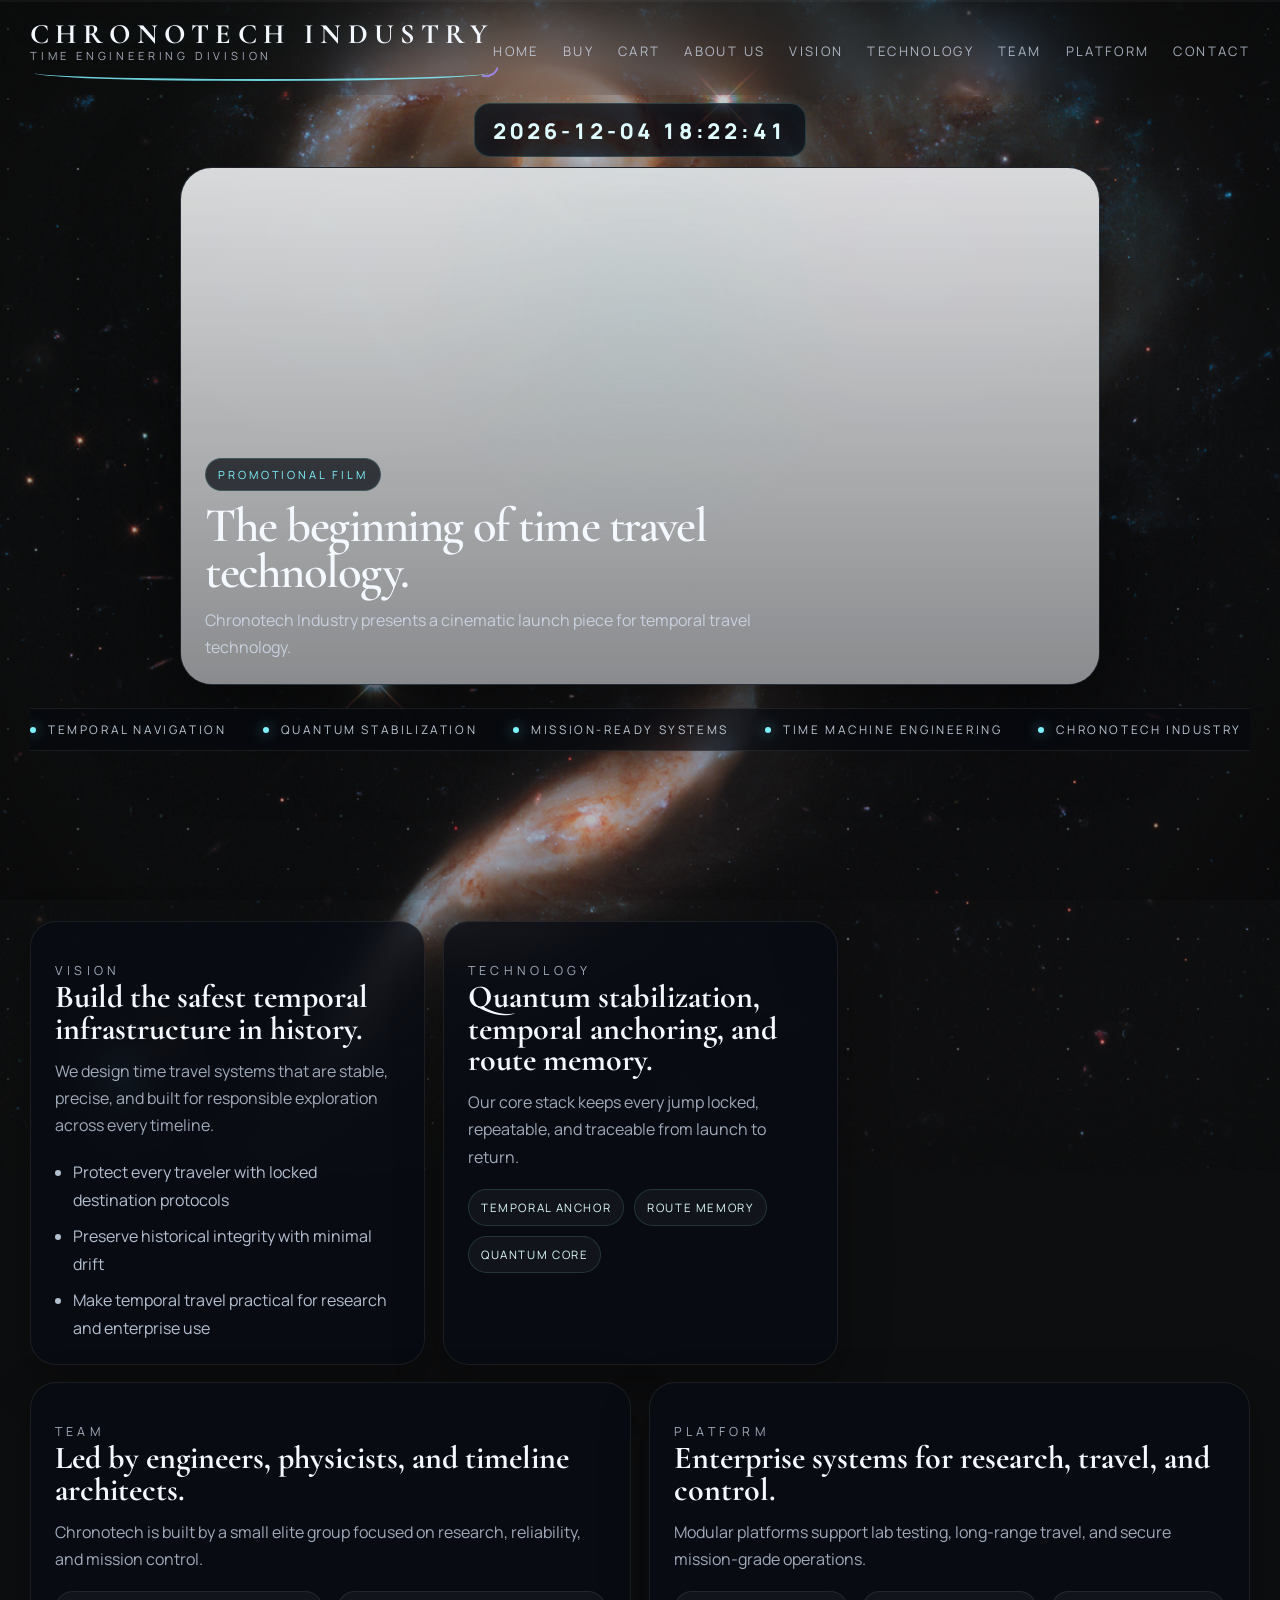
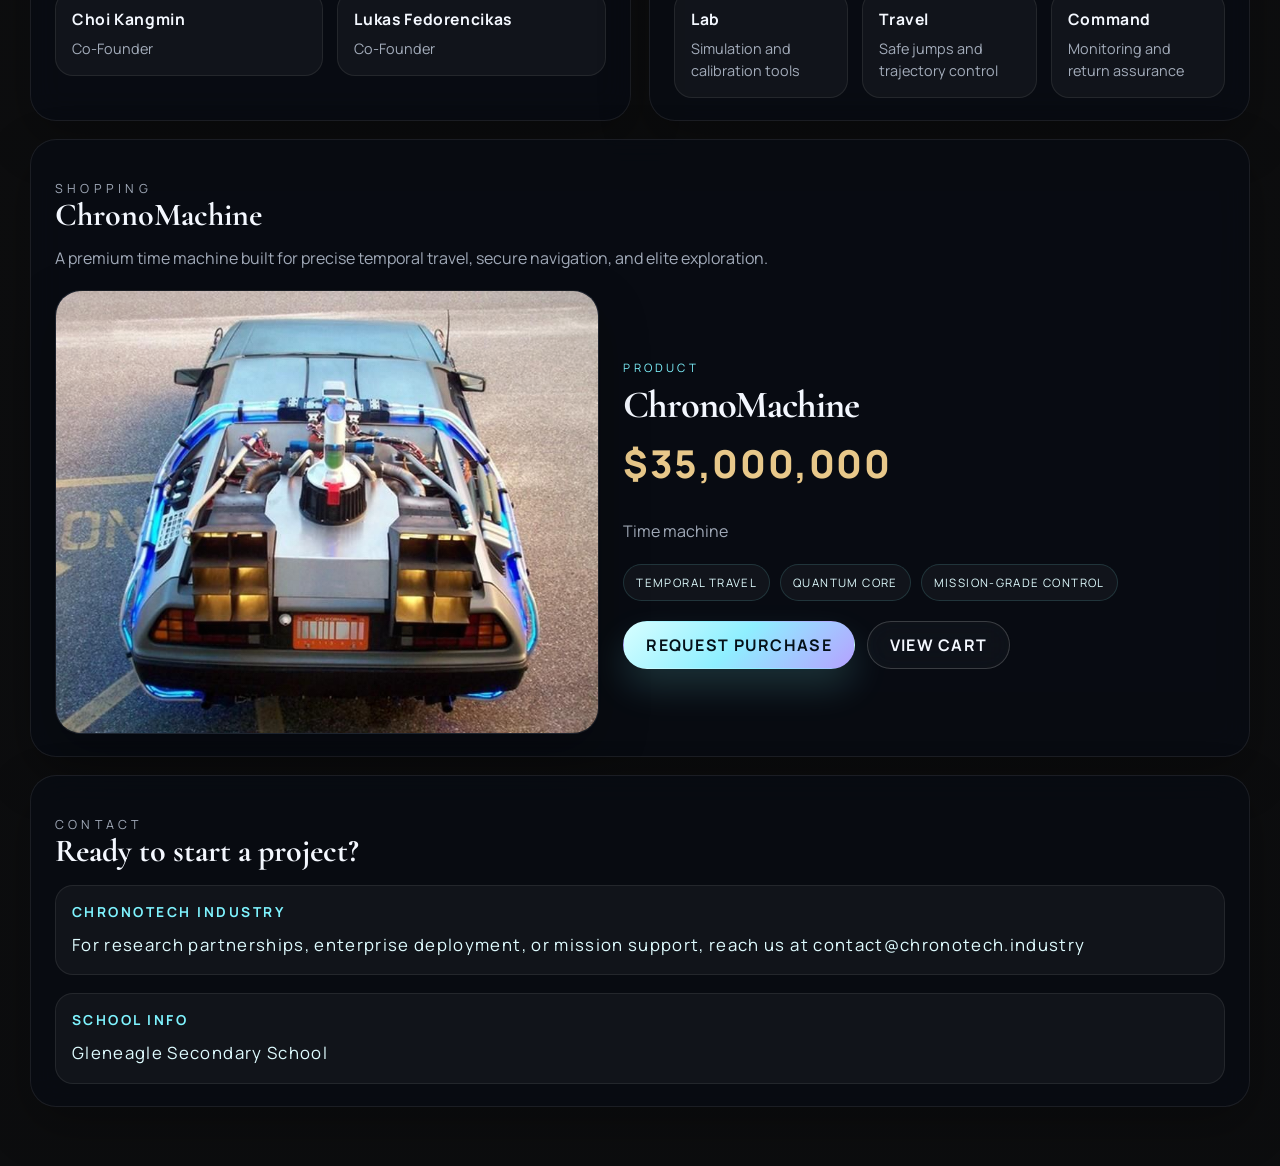
<file: index.html>
<!doctype html>
<html lang="en">
  <head>
    <meta charset="UTF-8" />
    <meta name="viewport" content="width=device-width, initial-scale=1.0" />
    <title>Chronotech Industry | Time Engineering for Tomorrow</title>
    <meta
      name="description"
      content="Chronotech Industry is a time machine company that designs, builds, and stabilizes temporal travel technology."
    />
    <link rel="preconnect" href="https://fonts.googleapis.com" />
    <link rel="preconnect" href="https://fonts.gstatic.com" crossorigin />
    <link
      href="https://fonts.googleapis.com/css2?family=Manrope:wght@400;500;600;700;800&family=Cormorant+Garamond:wght@500;600;700&display=swap"
      rel="stylesheet"
    />
    <link rel="stylesheet" href="styles.css" />
  </head>
  <body>
    <div class="noise"></div>
    <div class="ambient ambient-a"></div>
    <div class="ambient ambient-b"></div>
    <div class="space-field" aria-hidden="true"></div>
    <div class="interaction-layer" aria-hidden="true"></div>
    <div class="scroll-progress" aria-hidden="true"><span></span></div>
    <div class="warp-loader" aria-hidden="true">
      <div class="warp-flash"></div>
      <div class="warp-streaks"></div>
      <div class="warp-shockwave"></div>
      <div class="warp-core"></div>
      <div class="warp-ring warp-ring-a"></div>
      <div class="warp-ring warp-ring-b"></div>
      <div class="warp-ring warp-ring-c"></div>
      <div class="warp-debris warp-debris-a"></div>
      <div class="warp-debris warp-debris-b"></div>
      <div class="warp-debris warp-debris-c"></div>
      <div class="warp-title">TIME JUMP INITIATED</div>
    </div>

    <header class="site-header" id="top">
      <a class="brand" href="#top" aria-label="Back to Chronotech Industry home">
        <span class="brand-wordmark">
          <strong>CHRONOTECH INDUSTRY</strong>
          <small>TIME ENGINEERING DIVISION</small>
        </span>
      </a>
      <nav class="nav" aria-label="Primary">
        <a href="index.html">Home</a>
        <a href="buy.html">Buy</a>
        <a href="cart.html">Cart</a>
        <a href="about.html">About Us</a>
        <a href="#vision">Vision</a>
        <a href="#technology">Technology</a>
        <a href="#team">Team</a>
        <a href="#platform">Platform</a>
        <a href="#contact">Contact</a>
      </nav>
    </header>

    <main class="center-stage" aria-label="Featured video">
      <div class="timestamp-display reveal-on-load" id="digitalTimestamp" aria-label="Current date and time">
        ---- -- -- --:--:--
      </div>

      <div class="video-card reveal-on-load">
        <iframe
          class="video-embed"
          src="https://www.youtube-nocookie.com/embed/ar5KT-xy08M?autoplay=1&mute=1&controls=0&loop=1&playlist=ar5KT-xy08M&rel=0&modestbranding=1&playsinline=1"
          title="Chronotech Industry promotional film"
          allow="autoplay; encrypted-media; picture-in-picture"
          allowfullscreen
          aria-label="Time travel cinematic video"
        ></iframe>

        <div class="video-card-copy">
          <span class="video-card-label">PROMOTIONAL FILM</span>
          <h1>The beginning of time travel technology.</h1>
          <p>Chronotech Industry presents a cinematic launch piece for temporal travel technology.</p>
        </div>
      </div>

      <div class="motion-band" aria-hidden="true">
        <div class="motion-band-track">
          <span>Temporal navigation</span>
          <span>Quantum stabilization</span>
          <span>Mission-ready systems</span>
          <span>Time machine engineering</span>
          <span>Chronotech Industry</span>
          <span>Temporal navigation</span>
          <span>Quantum stabilization</span>
          <span>Mission-ready systems</span>
          <span>Time machine engineering</span>
          <span>Chronotech Industry</span>
        </div>
      </div>
    </main>

    <section class="info-grid" id="vision">
      <article class="info-card reveal-card">
        <p class="eyebrow">VISION</p>
        <h2>Build the safest temporal infrastructure in history.</h2>
        <p>We design time travel systems that are stable, precise, and built for responsible exploration across every timeline.</p>
        <ul class="info-list">
          <li>Protect every traveler with locked destination protocols</li>
          <li>Preserve historical integrity with minimal drift</li>
          <li>Make temporal travel practical for research and enterprise use</li>
        </ul>
      </article>
      <article class="info-card reveal-card" id="technology">
        <p class="eyebrow">TECHNOLOGY</p>
        <h2>Quantum stabilization, temporal anchoring, and route memory.</h2>
        <p>Our core stack keeps every jump locked, repeatable, and traceable from launch to return.</p>
        <div class="metric-row">
          <span>Temporal Anchor</span>
          <span>Route Memory</span>
          <span>Quantum Core</span>
        </div>
      </article>
      <article class="info-card info-card-wide reveal-card" id="team">
        <p class="eyebrow">TEAM</p>
        <h2>Led by engineers, physicists, and timeline architects.</h2>
        <p>Chronotech is built by a small elite group focused on research, reliability, and mission control.</p>
        <div class="team-grid">
          <div class="team-card">
            <strong>Choi Kangmin</strong>
            <span>Co-Founder</span>
          </div>
          <div class="team-card">
            <strong>Lukas Fedorencikas</strong>
            <span>Co-Founder</span>
          </div>
        </div>
      </article>
      <article class="info-card info-card-wide reveal-card" id="platform">
        <p class="eyebrow">PLATFORM</p>
        <h2>Enterprise systems for research, travel, and control.</h2>
        <p>Modular platforms support lab testing, long-range travel, and secure mission-grade operations.</p>
        <div class="platform-bullets">
          <div>
            <strong>Lab</strong>
            <span>Simulation and calibration tools</span>
          </div>
          <div>
            <strong>Travel</strong>
            <span>Safe jumps and trajectory control</span>
          </div>
          <div>
            <strong>Command</strong>
            <span>Monitoring and return assurance</span>
          </div>
        </div>
      </article>
      <article class="info-card info-card-shop reveal-card" id="shopping">
        <p class="eyebrow">SHOPPING</p>
        <h2>ChronoMachine</h2>
        <p>A premium time machine built for precise temporal travel, secure navigation, and elite exploration.</p>
        <div class="shop-layout">
          <div class="shop-visual">
            <img src="delorean-time-machine.jpg" alt="DeLorean replica time machine">
          </div>
          <div class="shop-details">
            <div>
              <span class="shop-label">PRODUCT</span>
              <h3>ChronoMachine</h3>
            </div>
            <div class="shop-price">$35,000,000</div>
            <p class="shop-description">Time machine</p>
            <div class="shop-tags">
              <span>Temporal travel</span>
              <span>Quantum core</span>
              <span>Mission-grade control</span>
            </div>
            <div class="shop-actions">
              <a class="button button-primary" href="buy.html">Request Purchase</a>
              <a class="button button-secondary" href="cart.html">View Cart</a>
            </div>
          </div>
        </div>
      </article>
      <article class="info-card info-card-contact reveal-card" id="contact">
        <p class="eyebrow">CONTACT</p>
        <h2>Ready to start a project?</h2>
        <div class="contact-block">
          <strong>Chronotech Industry</strong>
          <p>For research partnerships, enterprise deployment, or mission support, reach us at contact@chronotech.industry</p>
        </div>
        <div class="contact-block">
          <strong>School Info</strong>
          <p>Gleneagle Secondary School</p>
        </div>
      </article>
    </section>

    <script>
      const digitalTimestamp = document.getElementById("digitalTimestamp");
      const spaceField = document.querySelector(".space-field");
      const interactionLayer = document.querySelector(".interaction-layer");
      const warpLoader = document.querySelector(".warp-loader");
      const progressBar = document.querySelector(".scroll-progress span");
      const revealTargets = document.querySelectorAll(".reveal-card, .reveal-on-load, .motion-band");
      let lastScrollY = window.scrollY;
      let targetPointerX = 0;
      let targetPointerY = 0;
      let currentPointerX = 0;
      let currentPointerY = 0;
      let ticking = false;
      let glitchActive = false;
      let glitchTicker = null;
      let clockTicker = null;

      function formatClock(now) {
        const date = new Intl.DateTimeFormat("en-CA", {
          year: "numeric",
          month: "2-digit",
          day: "2-digit",
        }).format(now);

        const time = new Intl.DateTimeFormat("en-US", {
          hour: "2-digit",
          minute: "2-digit",
          second: "2-digit",
          hour12: false,
        }).format(now);

        return `${date} ${time}`;
      }

      function createGlitchText(baseText) {
        const charset = "ABCDEFGHIJKLMNOPQRSTUVWXYZ0123456789@#$%&*+-";
        return baseText
          .split("")
          .map((character) => {
            if (character === " " || character === "-" || character === ":") {
              return Math.random() > 0.7 ? character : charset[Math.floor(Math.random() * charset.length)];
            }

            if (Math.random() < 0.22) {
              return charset[Math.floor(Math.random() * charset.length)];
            }

            return character;
          })
          .join("");
      }

      function updateClock() {
        const now = new Date();

        if (glitchActive) {
          const baseText = formatClock(now);
          digitalTimestamp.textContent = createGlitchText(baseText);
          return;
        }

        digitalTimestamp.textContent = formatClock(now);
      }

      updateClock();
      clockTicker = setInterval(updateClock, 1000);

      function startClockGlitch(durationMs = 1500) {
        glitchActive = true;
        digitalTimestamp.classList.add("clock-glitch");

        if (glitchTicker) {
          clearInterval(glitchTicker);
        }

        glitchTicker = setInterval(() => {
          updateClock();
        }, 45);

        window.setTimeout(() => {
          glitchActive = false;
          digitalTimestamp.classList.remove("clock-glitch");

          if (glitchTicker) {
            clearInterval(glitchTicker);
            glitchTicker = null;
          }

          updateClock();
        }, durationMs);
      }

      window.addEventListener("load", () => {
        document.body.classList.add("warp-active");
        startClockGlitch(1500);

        const debrisCount = 26;
        for (let i = 0; i < debrisCount; i += 1) {
          const debris = document.createElement("div");
          debris.className = "warp-spark";
          const angle = Math.random() * Math.PI * 2;
          const distance = 260 + Math.random() * 320;
          const size = 1 + Math.random() * 3;
          debris.style.left = "50%";
          debris.style.top = "50%";
          debris.style.setProperty("--dx", `${Math.cos(angle) * distance}px`);
          debris.style.setProperty("--dy", `${Math.sin(angle) * distance}px`);
          debris.style.setProperty("--size", `${size}px`);
          debris.style.animationDelay = `${Math.random() * 0.14}s`;
          warpLoader.appendChild(debris);
        }

        window.setTimeout(() => {
          document.body.classList.remove("warp-active");
          warpLoader.classList.add("warp-loader-exit");
        }, 1550);

        window.setTimeout(() => {
          warpLoader.remove();
        }, 2150);
      });

      const revealObserver = new IntersectionObserver(
        (entries) => {
          entries.forEach((entry) => {
            if (entry.isIntersecting) {
              entry.target.classList.add("is-visible");
              revealObserver.unobserve(entry.target);
            }
          });
        },
        { threshold: 0.18 }
      );

      revealTargets.forEach((target) => revealObserver.observe(target));

      function updateProgress() {
        const maxScroll = document.documentElement.scrollHeight - window.innerHeight;
        const progress = maxScroll > 0 ? window.scrollY / maxScroll : 0;
        progressBar.style.transform = `scaleX(${Math.min(Math.max(progress, 0), 1)})`;
      }

      updateProgress();
      window.addEventListener("scroll", updateProgress, { passive: true });

      function animateSpaceMotion() {
        currentPointerX += (targetPointerX - currentPointerX) * 0.06;
        currentPointerY += (targetPointerY - currentPointerY) * 0.06;

        const scrollDelta = window.scrollY - lastScrollY;
        lastScrollY = window.scrollY;
        const travel = Math.min(window.scrollY / Math.max(document.body.scrollHeight - window.innerHeight, 1), 1);

        document.documentElement.style.setProperty("--space-x", `${currentPointerX}`);
        document.documentElement.style.setProperty("--space-y", `${currentPointerY}`);
        document.documentElement.style.setProperty("--space-depth", `${1 + travel * 0.14}`);
        document.documentElement.style.setProperty("--space-scroll", `${travel}`);
        document.documentElement.style.setProperty("--space-tilt", `${currentPointerX * 0.015}deg`);

        if (spaceField) {
          spaceField.style.setProperty("--star-scroll", `${travel}`);
          spaceField.style.setProperty("--star-drift", `${scrollDelta * 0.08}px`);
        }

        ticking = false;
      }

      function requestSpaceMotion() {
        if (!ticking) {
          ticking = true;
          window.requestAnimationFrame(animateSpaceMotion);
        }
      }

      window.addEventListener(
        "pointermove",
        (event) => {
          targetPointerX = (event.clientX / window.innerWidth - 0.5) * 2;
          targetPointerY = (event.clientY / window.innerHeight - 0.5) * 2;
          document.documentElement.style.setProperty("--pointer-x", `${event.clientX}px`);
          document.documentElement.style.setProperty("--pointer-y", `${event.clientY}px`);
          requestSpaceMotion();
        },
        { passive: true }
      );

      window.addEventListener("scroll", requestSpaceMotion, { passive: true });
      requestSpaceMotion();

      function spawnClickEffect(x, y) {
        const wave = document.createElement("div");
        wave.className = "click-wave";
        wave.style.left = `${x}px`;
        wave.style.top = `${y}px`;
        interactionLayer.appendChild(wave);

        const particles = 18;
        for (let i = 0; i < particles; i += 1) {
          const particle = document.createElement("div");
          particle.className = "click-particle";
          const angle = (Math.PI * 2 * i) / particles;
          const distance = 48 + Math.random() * 92;
          const twist = (Math.random() - 0.5) * 0.55;
          particle.style.left = `${x}px`;
          particle.style.top = `${y}px`;
          particle.style.setProperty("--dx", `${Math.cos(angle + twist) * distance}px`);
          particle.style.setProperty("--dy", `${Math.sin(angle + twist) * distance}px`);
          interactionLayer.appendChild(particle);

          window.setTimeout(() => particle.remove(), 1250);
        }

        window.setTimeout(() => wave.remove(), 1250);
      }

      document.addEventListener("click", (event) => {
        spawnClickEffect(event.clientX, event.clientY);
      });
    </script>
  </body>
</html>
</file>
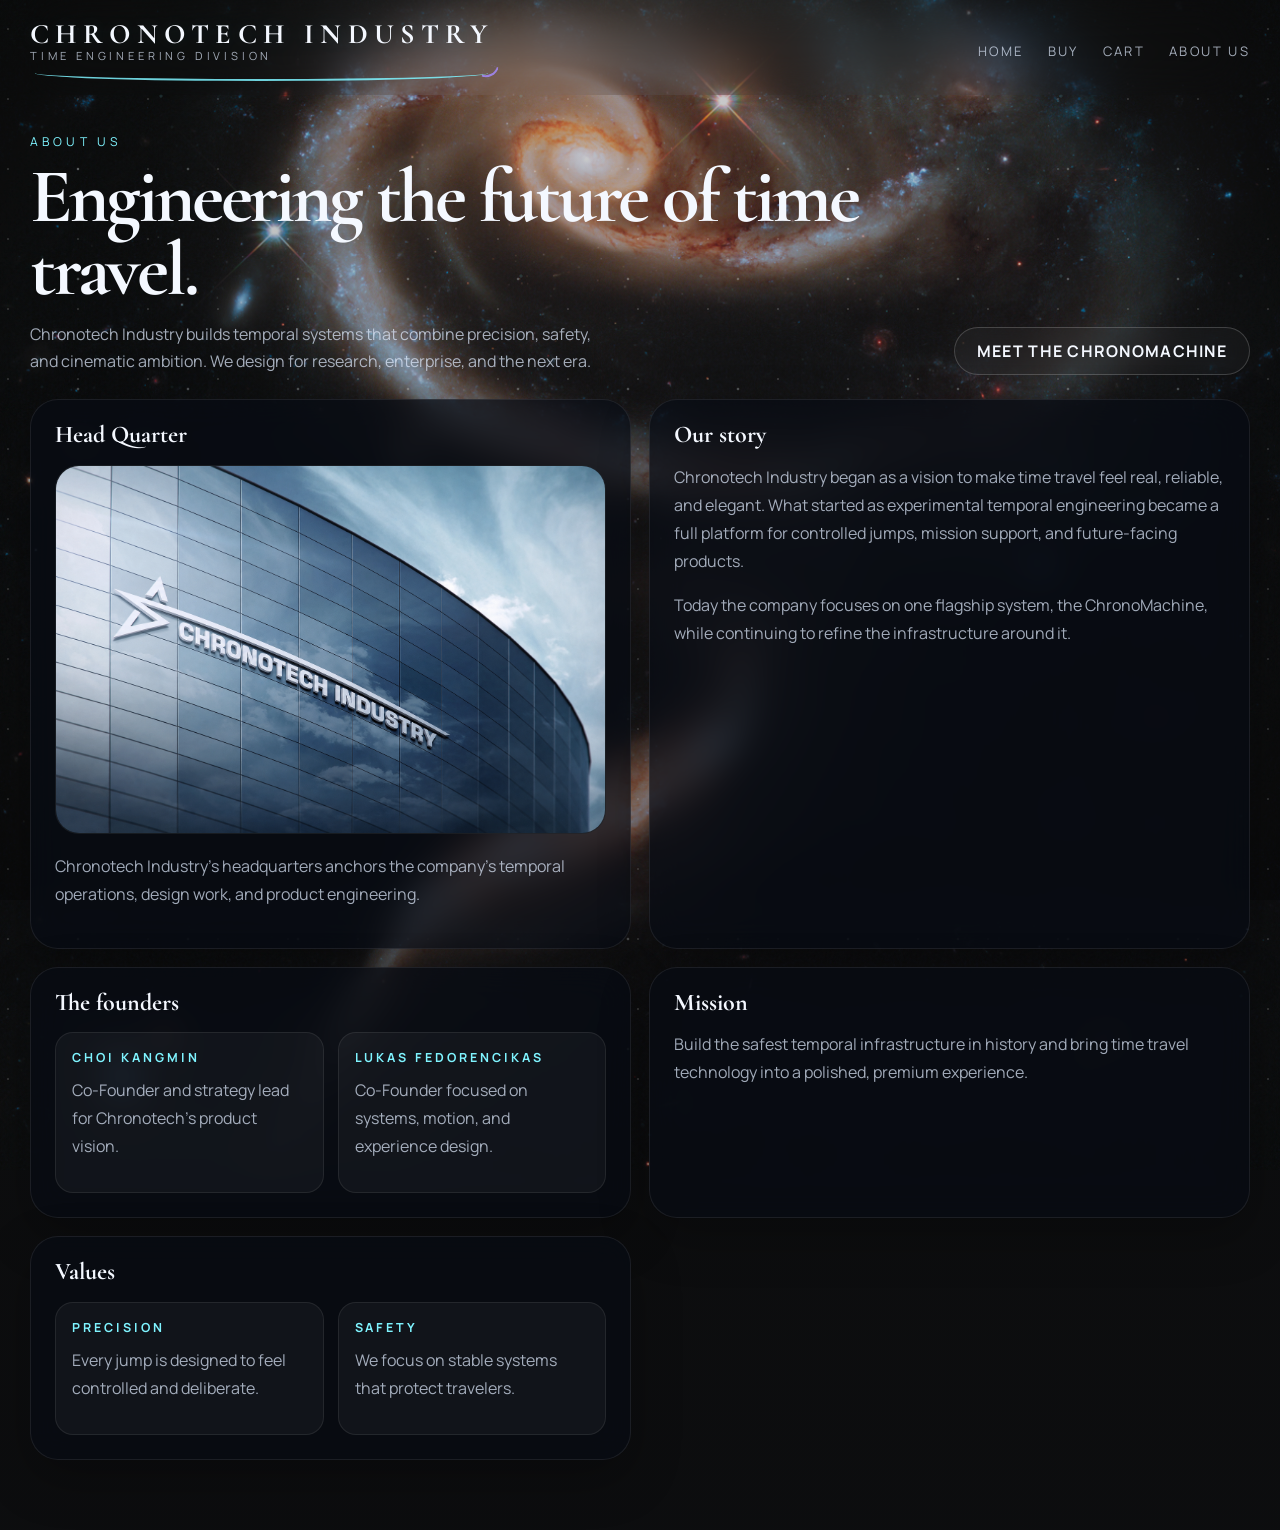
<file: about.html>
<!doctype html>
<html lang="en">
  <head>
    <meta charset="UTF-8" />
    <meta name="viewport" content="width=device-width, initial-scale=1.0" />
    <title>Chronotech Industry | About Us</title>
    <meta
      name="description"
      content="Learn about Chronotech Industry, the team behind the ChronoMachine."
    />
    <link rel="preconnect" href="https://fonts.googleapis.com" />
    <link rel="preconnect" href="https://fonts.gstatic.com" crossorigin />
    <link
      href="https://fonts.googleapis.com/css2?family=Manrope:wght@400;500;600;700;800&family=Cormorant+Garamond:wght@500;600;700&display=swap"
      rel="stylesheet"
    />
    <link rel="stylesheet" href="styles.css" />
  </head>
  <body>
    <div class="space-field" aria-hidden="true"></div>
    <header class="site-header">
      <a class="brand" href="index.html" aria-label="Back to Chronotech Industry home">
        <span class="brand-wordmark">
          <strong>CHRONOTECH INDUSTRY</strong>
          <small>TIME ENGINEERING DIVISION</small>
        </span>
      </a>
      <nav class="nav" aria-label="Primary">
        <a href="index.html">Home</a>
        <a href="buy.html">Buy</a>
        <a href="cart.html">Cart</a>
        <a href="about.html">About Us</a>
      </nav>
    </header>

    <main class="page-shell">
      <section class="page-hero">
        <div>
          <span class="page-kicker">ABOUT US</span>
          <h1>Engineering the future of time travel.</h1>
          <p>
            Chronotech Industry builds temporal systems that combine precision, safety,
            and cinematic ambition. We design for research, enterprise, and the next era.
          </p>
        </div>
        <a class="button button-secondary" href="buy.html">Meet the ChronoMachine</a>
      </section>

      <section class="about-grid">
        <article class="page-card about-panel">
          <h2>Head Quarter</h2>
          <div class="page-media" style="margin-top: 18px;">
            <img src="hq-building-chronotech.png" alt="Chronotech Industry headquarters building" />
          </div>
          <p style="margin-top: 18px;">
            Chronotech Industry's headquarters anchors the company's temporal operations,
            design work, and product engineering.
          </p>
        </article>

        <article class="page-card about-panel">
          <h2>Our story</h2>
          <p>
            Chronotech Industry began as a vision to make time travel feel real, reliable,
            and elegant. What started as experimental temporal engineering became a full
            platform for controlled jumps, mission support, and future-facing products.
          </p>
          <p>
            Today the company focuses on one flagship system, the ChronoMachine, while
            continuing to refine the infrastructure around it.
          </p>
        </article>

        <article class="page-card about-panel">
          <h2>The founders</h2>
          <div class="about-facts">
            <div class="about-fact">
              <strong>Choi Kangmin</strong>
              <p>Co-Founder and strategy lead for Chronotech's product vision.</p>
            </div>
            <div class="about-fact">
              <strong>Lukas Fedorencikas</strong>
              <p>Co-Founder focused on systems, motion, and experience design.</p>
            </div>
          </div>
        </article>

        <article class="page-card about-panel">
          <h2>Mission</h2>
          <p>
            Build the safest temporal infrastructure in history and bring time travel
            technology into a polished, premium experience.
          </p>
        </article>

        <article class="page-card about-panel">
          <h2>Values</h2>
          <div class="about-facts">
            <div class="about-fact">
              <strong>Precision</strong>
              <p>Every jump is designed to feel controlled and deliberate.</p>
            </div>
            <div class="about-fact">
              <strong>Safety</strong>
              <p>We focus on stable systems that protect travelers.</p>
            </div>
          </div>
        </article>
      </section>
    </main>
  </body>
</html>
</file>
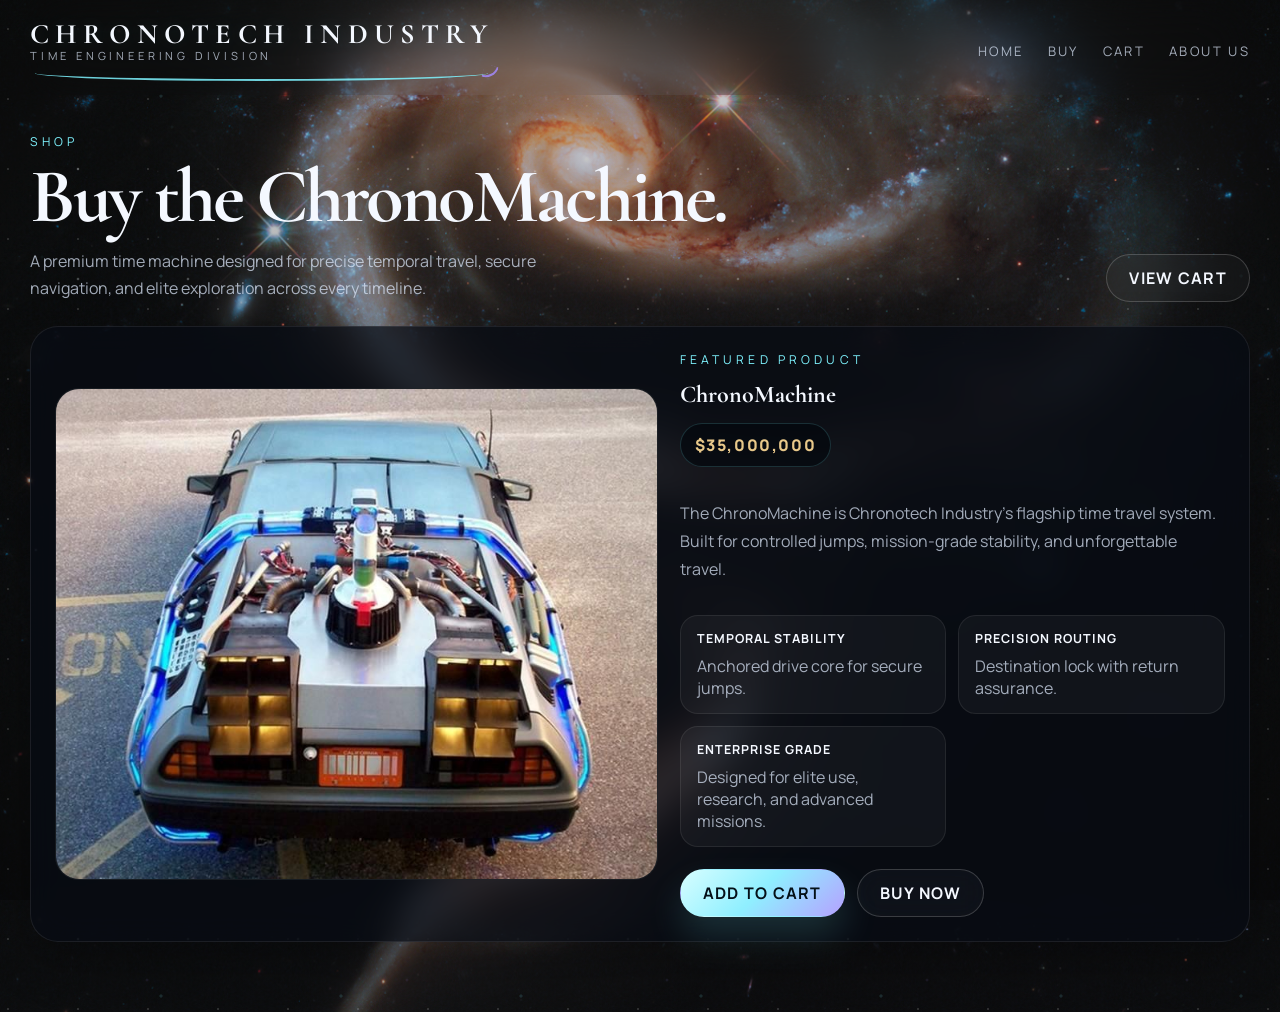
<file: buy.html>
<!doctype html>
<html lang="en">
  <head>
    <meta charset="UTF-8" />
    <meta name="viewport" content="width=device-width, initial-scale=1.0" />
    <title>Chronotech Industry | Buy ChronoMachine</title>
    <meta
      name="description"
      content="Buy the ChronoMachine, Chronotech Industry's premium time travel system."
    />
    <link rel="preconnect" href="https://fonts.googleapis.com" />
    <link rel="preconnect" href="https://fonts.gstatic.com" crossorigin />
    <link
      href="https://fonts.googleapis.com/css2?family=Manrope:wght@400;500;600;700;800&family=Cormorant+Garamond:wght@500;600;700&display=swap"
      rel="stylesheet"
    />
    <link rel="stylesheet" href="styles.css" />
  </head>
  <body>
    <div class="space-field" aria-hidden="true"></div>
    <header class="site-header">
      <a class="brand" href="index.html" aria-label="Back to Chronotech Industry home">
        <span class="brand-wordmark">
          <strong>CHRONOTECH INDUSTRY</strong>
          <small>TIME ENGINEERING DIVISION</small>
        </span>
      </a>
      <nav class="nav" aria-label="Primary">
        <a href="index.html">Home</a>
        <a href="buy.html">Buy</a>
        <a href="cart.html">Cart</a>
        <a href="about.html">About Us</a>
      </nav>
    </header>

    <main class="page-shell">
      <section class="page-hero">
        <div>
          <span class="page-kicker">SHOP</span>
          <h1>Buy the ChronoMachine.</h1>
          <p>
            A premium time machine designed for precise temporal travel, secure navigation,
            and elite exploration across every timeline.
          </p>
        </div>
        <a class="button button-secondary" href="cart.html">View Cart</a>
      </section>

      <section class="page-grid">
        <article class="page-card buy-hero">
          <div class="buy-layout">
            <div class="page-media">
              <img src="delorean-time-machine.jpg" alt="DeLorean replica time machine" />
            </div>
            <div class="buy-details">
              <span class="page-kicker">FEATURED PRODUCT</span>
              <h2>ChronoMachine</h2>
              <div class="price-tag">$35,000,000</div>
              <p>
                The ChronoMachine is Chronotech Industry's flagship time travel system.
                Built for controlled jumps, mission-grade stability, and unforgettable travel.
              </p>
              <div class="feature-list">
                <div>
                  <strong>Temporal stability</strong>
                  <span>Anchored drive core for secure jumps.</span>
                </div>
                <div>
                  <strong>Precision routing</strong>
                  <span>Destination lock with return assurance.</span>
                </div>
                <div>
                  <strong>Enterprise grade</strong>
                  <span>Designed for elite use, research, and advanced missions.</span>
                </div>
              </div>
              <div class="buy-actions">
                <a class="button button-primary" href="cart.html">Add to Cart</a>
                <a class="button button-secondary" href="cart.html">Buy Now</a>
              </div>
            </div>
          </div>
        </article>
      </section>
    </main>
  </body>
</html>
</file>
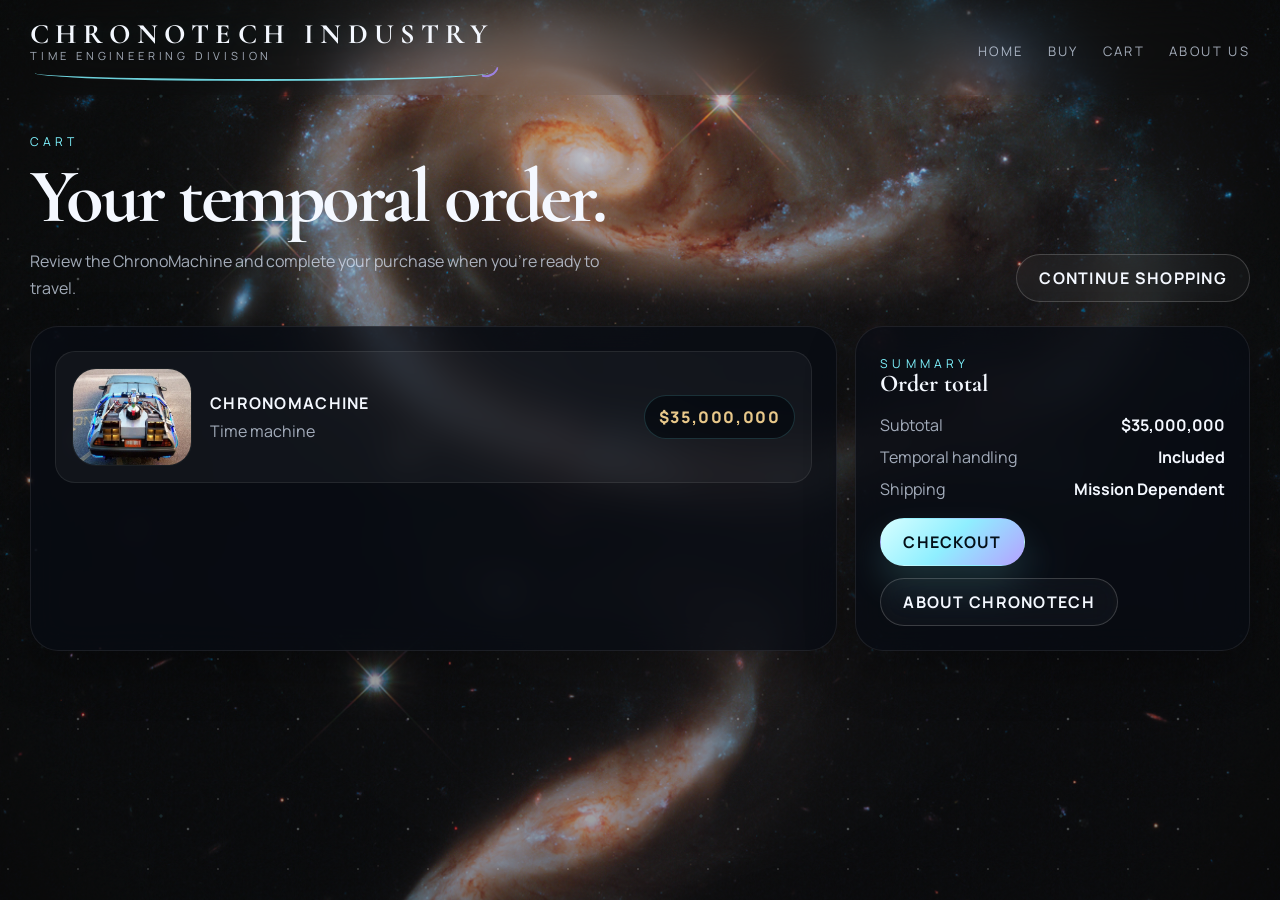
<file: cart.html>
<!doctype html>
<html lang="en">
  <head>
    <meta charset="UTF-8" />
    <meta name="viewport" content="width=device-width, initial-scale=1.0" />
    <title>Chronotech Industry | Cart</title>
    <meta
      name="description"
      content="Review your Chronotech Industry cart and prepare your ChronoMachine order."
    />
    <link rel="preconnect" href="https://fonts.googleapis.com" />
    <link rel="preconnect" href="https://fonts.gstatic.com" crossorigin />
    <link
      href="https://fonts.googleapis.com/css2?family=Manrope:wght@400;500;600;700;800&family=Cormorant+Garamond:wght@500;600;700&display=swap"
      rel="stylesheet"
    />
    <link rel="stylesheet" href="styles.css" />
  </head>
  <body>
    <div class="space-field" aria-hidden="true"></div>
    <header class="site-header">
      <a class="brand" href="index.html" aria-label="Back to Chronotech Industry home">
        <span class="brand-wordmark">
          <strong>CHRONOTECH INDUSTRY</strong>
          <small>TIME ENGINEERING DIVISION</small>
        </span>
      </a>
      <nav class="nav" aria-label="Primary">
        <a href="index.html">Home</a>
        <a href="buy.html">Buy</a>
        <a href="cart.html">Cart</a>
        <a href="about.html">About Us</a>
      </nav>
    </header>

    <main class="page-shell">
      <section class="page-hero">
        <div>
          <span class="page-kicker">CART</span>
          <h1>Your temporal order.</h1>
          <p>
            Review the ChronoMachine and complete your purchase when you're ready to travel.
          </p>
        </div>
        <a class="button button-secondary" href="buy.html">Continue Shopping</a>
      </section>

      <section class="about-grid">
        <article class="page-card sidebar-card-wide">
          <div class="cart-list">
            <div class="cart-item">
              <div class="page-media">
                <img src="delorean-time-machine.jpg" alt="DeLorean replica time machine" />
              </div>
              <div>
                <strong>ChronoMachine</strong>
                <span>Time machine</span>
              </div>
              <div class="price-tag">$35,000,000</div>
            </div>
          </div>
        </article>

        <article class="page-card sidebar-card">
          <span class="page-kicker">SUMMARY</span>
          <h2>Order total</h2>
          <div class="cart-total" style="margin-top: 18px;">
            <div class="row">
              <span>Subtotal</span>
              <strong>$35,000,000</strong>
            </div>
            <div class="row">
              <span>Temporal handling</span>
              <strong>Included</strong>
            </div>
            <div class="row">
              <span>Shipping</span>
              <strong>Mission Dependent</strong>
            </div>
          </div>
          <div class="buy-actions" style="margin-top: 18px;">
            <a class="button button-primary" href="buy.html">Checkout</a>
            <a class="button button-secondary" href="about.html">About Chronotech</a>
          </div>
        </article>
      </section>
    </main>
  </body>
</html>
</file>
<file: styles.css>
:root {
  color-scheme: dark;
  --bg: #03060b;
  --bg-2: #08111e;
  --panel: rgba(8, 14, 24, 0.58);
  --panel-strong: rgba(11, 18, 31, 0.88);
  --line: rgba(193, 223, 255, 0.12);
  --text: #f4f8ff;
  --muted: rgba(220, 232, 250, 0.72);
  --accent: #7ff4ff;
  --accent-2: #a58bff;
  --gold: #e8c88a;
  --accent-warm: rgba(232, 200, 138, 0.22);
  --shadow: 0 28px 90px rgba(0, 0, 0, 0.5);
  --shadow-soft: 0 18px 50px rgba(0, 0, 0, 0.28);
  --space-x: 0;
  --space-y: 0;
  --space-depth: 1;
  --space-scroll: 0;
  --space-tilt: 0deg;
}

* {
  box-sizing: border-box;
}

html {
  scroll-behavior: smooth;
}

body {
  margin: 0;
  min-height: 100vh;
  color: var(--text);
  font-family: "Manrope", system-ui, sans-serif;
  background:
    linear-gradient(180deg, rgba(2, 4, 8, 0.18) 0%, rgba(2, 4, 8, 0.28) 35%, rgba(3, 5, 9, 0.38) 100%),
    url("galaxy-bg.jpg") center 32% / cover no-repeat fixed;
  overflow-x: hidden;
}

body.warp-active {
  overflow: hidden;
}

body::before {
  content: "";
  position: fixed;
  inset: 0;
  pointer-events: none;
  background: radial-gradient(circle at center, transparent 30%, rgba(0, 0, 0, 0.08) 100%);
}

body::after {
  content: "";
  position: fixed;
  inset: 0;
  pointer-events: none;
  background: radial-gradient(circle at center, transparent 55%, rgba(0, 0, 0, 0.1) 100%);
}

.space-field {
  position: fixed;
  inset: -24%;
  pointer-events: none;
  z-index: 0;
  opacity: 0.84;
  transform: translate3d(
      calc(var(--space-x, 0) * 18px),
      calc(var(--space-y, 0) * 14px),
      0
    )
    scale(var(--space-depth, 1));
}

.space-field::before,
.space-field::after {
  content: "";
  position: absolute;
  inset: 0;
  background-repeat: repeat;
  mix-blend-mode: screen;
}

.space-field::before {
  background-image:
    radial-gradient(circle, rgba(241, 249, 255, 0.95) 0 1px, transparent 1.7px),
    radial-gradient(circle, rgba(127, 244, 255, 0.48) 0 1.2px, transparent 2px),
    radial-gradient(circle, rgba(165, 139, 255, 0.34) 0 1px, transparent 1.8px);
  background-size: 110px 110px, 180px 180px, 260px 260px;
  background-position: 0 0, 18px 42px, 64px 26px;
  opacity: 0.34;
  animation: starFlow 48s linear infinite;
}

.space-field::after {
  background-image:
    radial-gradient(circle, rgba(255, 255, 255, 0.76) 0 1px, transparent 1.5px),
    radial-gradient(circle, rgba(127, 244, 255, 0.28) 0 1px, transparent 1.9px);
  background-size: 70px 70px, 130px 130px;
  background-position: 0 0, 24px 18px;
  opacity: 0.22;
  filter: blur(0.35px);
  animation: starFlowReverse 72s linear infinite;
}

.noise,
.ambient {
  position: fixed;
  inset: 0;
  pointer-events: none;
}

.interaction-layer {
  position: fixed;
  inset: 0;
  pointer-events: none;
  overflow: hidden;
  z-index: 8;
}

.scroll-progress {
  position: fixed;
  inset: 0 0 auto;
  height: 2px;
  z-index: 14;
  pointer-events: none;
  background: rgba(255, 255, 255, 0.04);
}

.scroll-progress span {
  display: block;
  width: 100%;
  height: 100%;
  transform-origin: left center;
  transform: scaleX(0);
  background: linear-gradient(90deg, var(--accent), #f4fbff 48%, var(--accent-2));
  box-shadow: 0 0 22px rgba(127, 244, 255, 0.42);
}

.warp-loader {
  position: fixed;
  inset: 0;
  z-index: 20;
  pointer-events: none;
  display: grid;
  place-items: center;
  background:
    radial-gradient(circle at center, rgba(255, 255, 255, 0.26), rgba(127, 244, 255, 0.18) 16%, rgba(3, 6, 11, 0.46) 36%, rgba(2, 4, 8, 0.98) 74%);
  animation: warpFade 2.15s ease forwards;
  overflow: hidden;
  mix-blend-mode: screen;
}

.warp-loader::before {
  content: "";
  position: absolute;
  inset: -10%;
  background:
    radial-gradient(circle at center, rgba(255, 255, 255, 0.6) 0 4%, rgba(127, 244, 255, 0.38) 8%, transparent 28%),
    radial-gradient(circle at center, transparent 0 38%, rgba(165, 139, 255, 0.1) 39%, transparent 57%);
  filter: blur(12px);
  animation: warpRipples 2.15s ease-out forwards;
}

.warp-loader::after {
  content: "";
  position: absolute;
  inset: 0;
  background:
    linear-gradient(90deg, transparent 0%, rgba(255, 255, 255, 0.2) 50%, transparent 100%),
    linear-gradient(0deg, transparent 0%, rgba(127, 244, 255, 0.12) 50%, transparent 100%);
  mix-blend-mode: screen;
  opacity: 0.75;
  animation: warpScan 2.15s ease-out forwards;
}

.warp-flash {
  position: absolute;
  inset: 0;
  background: radial-gradient(circle at center, rgba(255, 255, 255, 0.98) 0 10%, rgba(127, 244, 255, 0.78) 18%, rgba(165, 139, 255, 0.42) 30%, transparent 55%);
  animation: warpFlash 2.15s ease-out forwards;
}

.warp-streaks {
  position: absolute;
  inset: -20%;
  background:
    repeating-linear-gradient(
      90deg,
      transparent 0 18px,
      rgba(255, 255, 255, 0.16) 18px 20px,
      transparent 20px 52px
    );
  transform: skewX(-12deg) scale(0.85);
  filter: blur(2px);
  opacity: 0;
  animation: warpStreaks 2.15s ease-out forwards;
}

.warp-shockwave {
  position: absolute;
  width: 160px;
  height: 160px;
  border-radius: 50%;
  border: 2px solid rgba(255, 255, 255, 0.86);
  box-shadow:
    0 0 40px rgba(127, 244, 255, 0.24),
    inset 0 0 24px rgba(255, 255, 255, 0.26);
  animation: warpShockwave 2.15s cubic-bezier(0.16, 1, 0.3, 1) forwards;
}

.warp-core {
  position: absolute;
  width: 170px;
  height: 170px;
  border-radius: 50%;
  background:
    radial-gradient(circle at 50% 50%, #f8fbff 0 10%, #7ff4ff 18%, #8b7bff 42%, rgba(3, 6, 11, 0) 72%);
  box-shadow:
    0 0 0 24px rgba(127, 244, 255, 0.08),
    0 0 92px rgba(127, 244, 255, 0.34),
    0 0 180px rgba(165, 139, 255, 0.22);
  filter: blur(0.2px);
  animation: warpPulse 2.15s ease-in-out forwards;
}

.warp-ring {
  position: absolute;
  border-radius: 50%;
  border: 1px solid rgba(127, 244, 255, 0.24);
  box-shadow: 0 0 32px rgba(127, 244, 255, 0.08);
  animation: warpSpin 2.15s linear forwards;
  mix-blend-mode: screen;
}

.warp-ring-a {
  width: 320px;
  height: 320px;
}

.warp-ring-b {
  width: 460px;
  height: 460px;
  border-color: rgba(165, 139, 255, 0.2);
  animation-direction: reverse;
}

.warp-ring-c {
  width: 640px;
  height: 640px;
  border-style: dashed;
  border-color: rgba(244, 251, 255, 0.16);
}

.warp-spark,
.warp-debris {
  position: absolute;
  left: 50%;
  top: 50%;
  pointer-events: none;
}

.warp-spark {
  width: var(--size);
  height: var(--size);
  border-radius: 50%;
  background: #ffffff;
  box-shadow:
    0 0 10px rgba(127, 244, 255, 0.95),
    0 0 18px rgba(255, 255, 255, 0.6);
  transform: translate(-50%, -50%);
  animation: warpSpark 2.15s cubic-bezier(0.12, 0.8, 0.18, 1) forwards;
}

.warp-debris {
  width: 160px;
  height: 160px;
  border-radius: 50%;
  opacity: 0;
  filter: blur(0.4px);
  mix-blend-mode: screen;
  animation: warpDebris 2.15s ease-out forwards;
}

.warp-debris-a {
  background: radial-gradient(circle, rgba(127, 244, 255, 0.26), transparent 68%);
}

.warp-debris-b {
  width: 220px;
  height: 220px;
  background: radial-gradient(circle, rgba(165, 139, 255, 0.2), transparent 70%);
}

.warp-debris-c {
  width: 120px;
  height: 120px;
  background: radial-gradient(circle, rgba(255, 255, 255, 0.22), transparent 68%);
}

.warp-title {
  position: relative;
  z-index: 1;
  margin-top: 270px;
  padding: 10px 16px;
  border-radius: 999px;
  border: 1px solid rgba(127, 244, 255, 0.18);
  background: rgba(4, 8, 14, 0.68);
  color: #dffcff;
  font-size: 0.78rem;
  font-weight: 800;
  letter-spacing: 0.34em;
  text-transform: uppercase;
  backdrop-filter: blur(12px);
}

.warp-loader-exit {
  opacity: 0;
  transition: opacity 0.4s ease;
}

.click-wave,
.click-particle {
  position: absolute;
  border-radius: 50%;
  pointer-events: none;
}

.click-wave {
  width: 22px;
  height: 22px;
  border: 1px solid rgba(127, 244, 255, 0.65);
  box-shadow: 0 0 26px rgba(127, 244, 255, 0.22);
  transform: translate(-50%, -50%) scale(0.2);
  animation: clickWave 1.2s ease-out forwards;
}

.click-particle {
  width: 3px;
  height: 3px;
  background: #f8fbff;
  box-shadow: 0 0 16px rgba(127, 244, 255, 0.95);
  transform: translate(-50%, -50%);
  animation: clickParticle 1.2s ease-out forwards;
}

.noise {
  display: none;
}

.ambient-a,
.ambient-b {
  display: none;
}

.site-header,
main,
.footer {
  width: min(1220px, calc(100% - 40px));
  margin: 0 auto;
}

.site-header {
  display: flex;
  align-items: center;
  justify-content: flex-start;
  padding: 22px 0 14px;
  position: sticky;
  top: 0;
  z-index: 10;
  backdrop-filter: blur(24px);
  -webkit-backdrop-filter: blur(24px);
}

.brand {
  display: inline-flex;
  align-items: center;
  gap: 14px;
  color: inherit;
  text-decoration: none;
}

.brand-wordmark {
  position: relative;
  display: block;
  padding-bottom: 18px;
}

.brand-wordmark::after {
  content: "";
  position: absolute;
  left: 0;
  right: 0;
  bottom: 0;
  height: 14px;
  border-bottom: 2px solid rgba(127, 244, 255, 0.9);
  border-radius: 0 0 60% 60%;
  transform: scaleX(0.98);
  opacity: 0.95;
}

.brand-wordmark::before {
  content: "";
  position: absolute;
  right: -4px;
  bottom: 2px;
  width: 12px;
  height: 12px;
  border-right: 2px solid rgba(165, 139, 255, 0.92);
  border-bottom: 2px solid rgba(165, 139, 255, 0.92);
  border-radius: 0 0 100% 0;
  transform: rotate(18deg);
  opacity: 0.9;
}

.brand-wordmark strong,
.brand-wordmark small {
  display: block;
}

.brand-wordmark strong {
  font-family: "Cormorant Garamond", serif;
  font-size: clamp(1.45rem, 2.2vw, 2.1rem);
  line-height: 0.92;
  letter-spacing: 0.22em;
  text-transform: uppercase;
  text-shadow: 0 0 18px rgba(127, 244, 255, 0.14);
}

.brand-wordmark small {
  color: var(--muted);
  font-size: 0.7rem;
  letter-spacing: 0.34em;
  text-transform: uppercase;
}

.nav {
  display: flex;
  gap: 24px;
  flex-wrap: wrap;
  margin-left: auto;
}

.nav a {
  color: var(--muted);
  text-decoration: none;
  font-size: 0.82rem;
  letter-spacing: 0.18em;
  text-transform: uppercase;
  position: relative;
  padding: 8px 0;
  transition: color 180ms ease;
}

.nav a:hover {
  color: var(--text);
}

.nav a::after {
  content: "";
  position: absolute;
  left: 0;
  bottom: 0;
  width: 100%;
  height: 1px;
  transform: scaleX(0);
  transform-origin: left;
  background: linear-gradient(90deg, var(--accent), var(--accent-2));
  transition: transform 220ms ease;
}

.nav a:hover::after {
  transform: scaleX(1);
}

.reveal-on-load,
.reveal-card,
.motion-band {
  opacity: 0;
  transform: translate3d(0, 32px, 0) scale(0.986);
  transition:
    opacity 720ms ease,
    transform 900ms cubic-bezier(0.16, 1, 0.3, 1);
  will-change: transform, opacity;
}

.reveal-on-load.is-visible,
.reveal-card.is-visible,
.motion-band.is-visible {
  opacity: 1;
  transform: translate3d(0, 0, 0) scale(1);
}

.center-stage {
  position: relative;
  z-index: 1;
  min-height: calc(100vh - 92px);
  display: grid;
  justify-items: center;
  align-content: start;
  gap: 10px;
  padding: 8px 0 44px;
  transform: translate3d(
    calc(var(--space-x, 0) * 8px),
    calc(var(--space-y, 0) * 6px),
    0
  );
  transition: transform 120ms linear;
}

.info-grid {
  width: min(1220px, calc(100% - 40px));
  margin: 18px auto 60px;
  display: grid;
  grid-template-columns: repeat(12, minmax(0, 1fr));
  gap: 18px;
  position: relative;
  z-index: 1;
  transform: translate3d(
    calc(var(--space-x, 0) * 10px),
    calc(var(--space-y, 0) * 8px),
    0
  );
  transition: transform 120ms linear;
}

.info-card {
  grid-column: span 4;
  padding: 24px 24px 22px;
  border-radius: 26px;
  border: 1px solid rgba(255, 255, 255, 0.08);
  background: rgba(7, 12, 20, 0.72);
  backdrop-filter: blur(16px);
  box-shadow: var(--shadow-soft);
}

.info-card h2 {
  margin: 0;
  font-family: "Cormorant Garamond", serif;
  font-size: 2rem;
  line-height: 0.98;
}

.info-card p {
  margin: 14px 0 0;
  color: var(--muted);
  line-height: 1.7;
}

.info-list {
  margin: 18px 0 0;
  padding-left: 18px;
  color: rgba(220, 232, 250, 0.82);
  line-height: 1.75;
}

.info-list li + li {
  margin-top: 8px;
}

.metric-row {
  display: flex;
  flex-wrap: wrap;
  gap: 10px;
  margin-top: 18px;
}

.metric-row span {
  padding: 10px 12px;
  border-radius: 999px;
  border: 1px solid rgba(127, 244, 255, 0.14);
  background: rgba(255, 255, 255, 0.04);
  color: #dffcff;
  font-size: 0.72rem;
  letter-spacing: 0.14em;
  text-transform: uppercase;
}

.info-card-wide {
  grid-column: span 6;
}

.team-grid {
  display: grid;
  grid-template-columns: repeat(2, minmax(0, 1fr));
  gap: 14px;
  margin-top: 18px;
}

.platform-bullets {
  display: grid;
  grid-template-columns: repeat(3, minmax(0, 1fr));
  gap: 14px;
  margin-top: 18px;
}

.team-card,
.platform-bullets > div {
  padding: 16px 16px 15px;
  border-radius: 18px;
  background: rgba(255, 255, 255, 0.04);
  border: 1px solid rgba(255, 255, 255, 0.08);
}

.team-card strong,
.platform-bullets strong {
  display: block;
  color: var(--text);
  font-size: 0.98rem;
  letter-spacing: 0.04em;
}

.team-card span,
.platform-bullets span {
  display: block;
  margin-top: 8px;
  color: var(--muted);
  font-size: 0.9rem;
  line-height: 1.5;
}

.info-card-contact {
  grid-column: span 12;
}

.info-card-shop {
  grid-column: span 12;
}

.shop-layout {
  display: grid;
  grid-template-columns: minmax(0, 0.95fr) minmax(0, 1.05fr);
  gap: 24px;
  margin-top: 18px;
  align-items: center;
}

.shop-visual {
  position: relative;
  overflow: hidden;
  min-height: 320px;
  border-radius: 26px;
  border: 1px solid rgba(255, 255, 255, 0.08);
  background:
    radial-gradient(circle at 50% 45%, rgba(127, 244, 255, 0.2), transparent 42%),
    linear-gradient(180deg, rgba(10, 17, 30, 0.95), rgba(5, 9, 16, 0.98));
  box-shadow: var(--shadow-soft);
}

.shop-visual::before {
  content: "";
  position: absolute;
  inset: 0;
  background:
    linear-gradient(180deg, rgba(255, 255, 255, 0.05), transparent 32%),
    radial-gradient(circle at 50% 50%, rgba(255, 255, 255, 0.06), transparent 58%);
  pointer-events: none;
  z-index: 1;
}

.shop-visual img {
  position: relative;
  z-index: 0;
  display: block;
  width: 100%;
  height: 100%;
  object-fit: cover;
}

.shop-details {
  display: grid;
  gap: 14px;
}

.shop-label {
  display: inline-block;
  color: var(--accent);
  font-size: 0.72rem;
  letter-spacing: 0.28em;
  text-transform: uppercase;
}

.shop-details h3 {
  margin: 10px 0 0;
  font-family: "Cormorant Garamond", serif;
  font-size: clamp(2rem, 3vw, 2.8rem);
  line-height: 0.95;
  letter-spacing: -0.03em;
}

.shop-price {
  color: var(--gold);
  font-size: clamp(2rem, 3vw, 3rem);
  font-weight: 800;
  letter-spacing: 0.04em;
}

.shop-description {
  margin: 0;
  color: var(--muted);
  font-size: 1rem;
}

.shop-tags {
  display: flex;
  flex-wrap: wrap;
  gap: 10px;
  margin-top: 4px;
}

.shop-tags span {
  padding: 10px 12px;
  border-radius: 999px;
  border: 1px solid rgba(127, 244, 255, 0.14);
  background: rgba(255, 255, 255, 0.04);
  color: #dffcff;
  font-size: 0.72rem;
  letter-spacing: 0.12em;
  text-transform: uppercase;
}

.shop-actions {
  display: flex;
  flex-wrap: wrap;
  gap: 12px;
  margin-top: 6px;
}

.info-card-contact p:last-child {
  font-size: 1.05rem;
  color: #dffcff;
  letter-spacing: 0.08em;
}

.motion-band {
  margin-top: 14px;
  overflow: hidden;
  width: 100%;
  border-top: 1px solid rgba(255, 255, 255, 0.08);
  border-bottom: 1px solid rgba(255, 255, 255, 0.08);
  background: rgba(5, 9, 16, 0.62);
  backdrop-filter: blur(16px);
  position: relative;
  z-index: 1;
}

.motion-band-track {
  display: flex;
  gap: 36px;
  width: max-content;
  padding: 12px 0;
  color: rgba(228, 241, 255, 0.82);
  font-size: 0.74rem;
  letter-spacing: 0.22em;
  text-transform: uppercase;
  animation: bandDrift 36s linear infinite;
}

.motion-band-track span {
  white-space: nowrap;
  padding-left: 18px;
  position: relative;
}

.motion-band-track span::before {
  content: "";
  position: absolute;
  left: 0;
  top: 50%;
  width: 6px;
  height: 6px;
  border-radius: 50%;
  transform: translateY(-50%);
  background: var(--accent);
  box-shadow: 0 0 14px rgba(127, 244, 255, 0.8);
}

.contact-block {
  margin-top: 18px;
  padding: 16px 16px 15px;
  border-radius: 18px;
  background: rgba(255, 255, 255, 0.04);
  border: 1px solid rgba(255, 255, 255, 0.08);
}

.contact-block strong {
  display: block;
  font-size: 0.86rem;
  letter-spacing: 0.18em;
  text-transform: uppercase;
  color: var(--accent);
}

.contact-block p {
  margin: 10px 0 0;
}

.timestamp-display {
  position: relative;
  z-index: 2;
  width: fit-content;
  padding: 12px 18px 11px;
  border-radius: 16px;
  border: 1px solid rgba(127, 244, 255, 0.18);
  background: rgba(4, 10, 18, 0.78);
  box-shadow:
    inset 0 0 18px rgba(127, 244, 255, 0.06),
    0 0 24px rgba(127, 244, 255, 0.08);
  color: #dffcff;
  font-size: clamp(0.95rem, 1.8vw, 1.35rem);
  font-weight: 800;
  letter-spacing: 0.18em;
  font-variant-numeric: tabular-nums;
  text-transform: uppercase;
  white-space: nowrap;
}

.timestamp-display.clock-glitch {
  animation: clockJitter 110ms steps(2, end) infinite;
  text-shadow:
    2px 0 0 rgba(127, 244, 255, 0.85),
    -2px 0 0 rgba(165, 139, 255, 0.8),
    0 0 22px rgba(255, 255, 255, 0.16);
  filter: hue-rotate(26deg) saturate(1.5);
}

.timestamp-display.clock-glitch::before,
.timestamp-display.clock-glitch::after {
  content: "";
  position: absolute;
  inset: 0;
  border-radius: inherit;
  pointer-events: none;
  mix-blend-mode: screen;
}

.timestamp-display.clock-glitch::before {
  background: linear-gradient(90deg, transparent 0 32%, rgba(127, 244, 255, 0.22) 35%, transparent 40% 100%);
  clip-path: inset(0 0 58% 0);
  animation: clockSlice 160ms steps(2, end) infinite;
}

.timestamp-display.clock-glitch::after {
  background: linear-gradient(90deg, transparent 0 56%, rgba(255, 255, 255, 0.2) 58%, transparent 62% 100%);
  clip-path: inset(52% 0 0 0);
  animation: clockSlice 120ms steps(2, end) infinite reverse;
}

.video-card {
  position: relative;
  width: min(920px, 100%);
  aspect-ratio: 16 / 9;
  overflow: hidden;
  border-radius: 32px;
  border: 1px solid rgba(255, 255, 255, 0.1);
  background:
    radial-gradient(circle at 20% 18%, rgba(127, 244, 255, 0.14), transparent 28%),
    radial-gradient(circle at 80% 18%, rgba(165, 139, 255, 0.14), transparent 26%),
    linear-gradient(180deg, rgba(10, 18, 31, 0.94), rgba(4, 8, 15, 0.98));
  box-shadow: var(--shadow);
  margin-top: 0;
}

.video-embed {
  display: block;
  width: 100%;
  height: 100%;
  border: 0;
  opacity: 0.9;
  background: #040810;
}

.video-card::before {
  content: "";
  position: absolute;
  inset: 0;
  background:
    linear-gradient(180deg, rgba(2, 5, 10, 0.06), rgba(2, 5, 10, 0.4)),
    radial-gradient(circle at 50% 30%, rgba(127, 244, 255, 0.08), transparent 38%);
  z-index: 1;
  pointer-events: none;
}

.video-card-copy {
  position: absolute;
  left: 24px;
  right: 24px;
  bottom: 22px;
  z-index: 2;
  display: grid;
  gap: 12px;
  max-width: 56ch;
}

.video-card-label {
  display: inline-flex;
  width: fit-content;
  padding: 8px 12px;
  border-radius: 999px;
  border: 1px solid rgba(127, 244, 255, 0.18);
  background: rgba(4, 8, 14, 0.72);
  color: var(--accent);
  font-size: 0.7rem;
  letter-spacing: 0.26em;
  text-transform: uppercase;
  backdrop-filter: blur(12px);
}

.video-card-copy h1 {
  margin: 0;
  font-family: "Cormorant Garamond", serif;
  font-weight: 600;
  font-size: clamp(2rem, 3.8vw, 4rem);
  line-height: 0.95;
  letter-spacing: -0.03em;
}

.video-card-copy p {
  margin: 0;
  color: var(--muted);
  line-height: 1.7;
}

.hero {
  display: grid;
  grid-template-columns: 1.08fr 0.92fr;
  gap: 44px;
  align-items: center;
  min-height: calc(100vh - 88px);
  padding: 48px 0 78px;
}

.hero-media {
  display: grid;
  gap: 16px;
  align-self: start;
}

.hero-headline {
  max-width: 760px;
}

.video-frame {
  position: relative;
  overflow: hidden;
  min-height: 620px;
  border-radius: 34px;
  border: 1px solid rgba(255, 255, 255, 0.09);
  background:
    radial-gradient(circle at 20% 18%, rgba(127, 244, 255, 0.12), transparent 32%),
    radial-gradient(circle at 82% 18%, rgba(165, 139, 255, 0.12), transparent 28%),
    linear-gradient(180deg, rgba(15, 26, 42, 0.92), rgba(5, 10, 18, 0.96));
  box-shadow: var(--shadow);
}

.ad-video {
  display: block;
  width: 100%;
  height: 100%;
  min-height: 620px;
  object-fit: cover;
  opacity: 0.64;
  filter: saturate(1.08) contrast(1.05);
}

.video-frame::before {
  content: "";
  position: absolute;
  inset: 0;
  background:
    linear-gradient(180deg, rgba(2, 5, 10, 0.18), rgba(2, 5, 10, 0.58)),
    radial-gradient(circle at 50% 30%, rgba(127, 244, 255, 0.1), transparent 38%);
  z-index: 1;
}

.video-frame::after {
  content: "";
  position: absolute;
  inset: 0;
  background-image: linear-gradient(rgba(255, 255, 255, 0.05) 1px, transparent 1px);
  background-size: 100% 10px;
  opacity: 0.14;
  mix-blend-mode: screen;
  z-index: 1;
}

.video-overlay {
  position: absolute;
  inset: auto 0 0;
  z-index: 2;
  padding: 28px;
  display: grid;
  gap: 16px;
}

.video-tag {
  display: inline-flex;
  align-items: center;
  width: fit-content;
  padding: 8px 12px;
  border-radius: 999px;
  border: 1px solid rgba(127, 244, 255, 0.18);
  background: rgba(4, 8, 14, 0.68);
  color: var(--accent);
  font-size: 0.7rem;
  letter-spacing: 0.26em;
  text-transform: uppercase;
  backdrop-filter: blur(12px);
}

.video-overlay h2 {
  margin: 0;
  font-family: "Cormorant Garamond", serif;
  font-weight: 600;
  font-size: clamp(2.2rem, 3.5vw, 3.8rem);
  letter-spacing: -0.03em;
}

.video-overlay p {
  margin: 0;
  max-width: 42ch;
  color: var(--muted);
  line-height: 1.7;
}

.video-meta {
  display: flex;
  gap: 14px;
  flex-wrap: wrap;
}

.video-meta div {
  min-width: 160px;
  padding: 14px 16px;
  border-radius: 18px;
  border: 1px solid rgba(255, 255, 255, 0.08);
  background: rgba(6, 12, 20, 0.68);
  backdrop-filter: blur(14px);
}

.video-meta strong {
  display: block;
  color: var(--muted);
  font-size: 0.68rem;
  font-weight: 700;
  letter-spacing: 0.24em;
  text-transform: uppercase;
}

.video-meta span {
  display: block;
  margin-top: 8px;
  font-size: 1rem;
  font-weight: 800;
  letter-spacing: 0.08em;
}

.video-strip {
  display: grid;
  grid-template-columns: repeat(2, minmax(0, 1fr));
  gap: 14px;
}

.hero-copy {
  position: relative;
  width: 100%;
  min-height: 860px;
  align-self: center;
}

.space-scene {
  width: min(560px, 70%);
  aspect-ratio: 1;
  position: absolute;
  left: 50%;
  top: 50%;
  transform: translate(-50%, -50%);
  border-radius: 50%;
  overflow: hidden;
  background:
    radial-gradient(circle at 50% 50%, rgba(127, 244, 255, 0.16), rgba(6, 12, 22, 0.92) 42%, rgba(3, 7, 13, 0.98) 72%),
    linear-gradient(180deg, rgba(8, 15, 27, 0.96), rgba(3, 6, 11, 0.98));
  box-shadow:
    0 0 0 1px rgba(127, 244, 255, 0.08),
    0 0 0 18px rgba(127, 244, 255, 0.03),
    0 0 80px rgba(127, 244, 255, 0.12);
}

.hero-copy .floating-card.card-left {
  top: 42px;
  left: 20px;
  transform: none;
}

.hero-copy .floating-card.card-right {
  right: 20px;
  bottom: 42px;
  transform: none;
}

.digital-timestamp {
  position: absolute;
  left: 50%;
  top: calc(50% + 290px);
  transform: translateX(-50%);
  padding: 12px 18px 11px;
  border-radius: 16px;
  border: 1px solid rgba(127, 244, 255, 0.18);
  background: rgba(4, 10, 18, 0.78);
  box-shadow:
    inset 0 0 18px rgba(127, 244, 255, 0.06),
    0 0 24px rgba(127, 244, 255, 0.08);
  color: #dffcff;
  font-size: clamp(0.95rem, 1.8vw, 1.35rem);
  font-weight: 800;
  letter-spacing: 0.18em;
  font-variant-numeric: tabular-nums;
  text-transform: uppercase;
  white-space: nowrap;
  z-index: 5;
}

.hero-metrics {
  display: grid;
  grid-template-columns: repeat(3, minmax(0, 1fr));
  gap: 16px;
  margin-top: 10px;
}

.metric-card {
  padding: 20px 20px 18px;
  border-radius: 24px;
  border: 1px solid rgba(255, 255, 255, 0.08);
  background:
    linear-gradient(180deg, rgba(255, 255, 255, 0.06), rgba(255, 255, 255, 0.02)),
    rgba(8, 14, 24, 0.7);
  box-shadow: var(--shadow-soft);
  backdrop-filter: blur(14px);
}

.metric-card dt {
  color: var(--muted);
  font-size: 0.74rem;
  letter-spacing: 0.2em;
  text-transform: uppercase;
}

.metric-card dd {
  margin: 12px 0 0;
  font-size: 1.04rem;
  font-weight: 800;
  letter-spacing: 0.02em;
}

.strip-item {
  padding: 16px 18px;
  border-radius: 22px;
  border: 1px solid rgba(255, 255, 255, 0.08);
  background: rgba(8, 14, 24, 0.62);
  backdrop-filter: blur(14px);
  box-shadow: var(--shadow-soft);
}

.strip-item span {
  display: block;
  color: var(--accent);
  font-size: 0.7rem;
  letter-spacing: 0.24em;
  text-transform: uppercase;
}

.strip-item strong {
  display: block;
  margin-top: 8px;
  color: var(--text);
  font-size: 0.95rem;
  font-weight: 800;
}

.eyebrow {
  margin: 0 0 18px;
  color: var(--accent);
  font-size: 0.78rem;
  letter-spacing: 0.34em;
  text-transform: uppercase;
}

.hero h1,
.section-heading h2,
.cta h2 {
  margin: 0;
  font-family: "Cormorant Garamond", serif;
  font-weight: 600;
  line-height: 0.95;
  letter-spacing: -0.03em;
}

.hero h1 {
  max-width: 9.5ch;
  font-size: clamp(4.4rem, 8vw, 8rem);
  text-wrap: balance;
}

.hero-headline h1 {
  max-width: none;
  white-space: nowrap;
  font-size: clamp(2.4rem, 3.9vw, 4.8rem);
  text-wrap: nowrap;
}

.lead,
.section-heading p,
.platform-copy p,
.cta p {
  color: var(--muted);
  line-height: 1.75;
}

.lead {
  max-width: 58ch;
  margin: 24px 0 0;
  font-size: 1.08rem;
}

.hero-actions {
  display: flex;
  flex-wrap: wrap;
  gap: 14px;
  margin-top: 30px;
}

.button {
  display: inline-flex;
  align-items: center;
  justify-content: center;
  min-height: 48px;
  padding: 0 22px;
  border-radius: 999px;
  border: 1px solid transparent;
  text-decoration: none;
  font-weight: 700;
  letter-spacing: 0.08em;
  text-transform: uppercase;
  transition: transform 180ms ease, border-color 180ms ease, background 180ms ease, box-shadow 180ms ease;
  backdrop-filter: blur(14px);
}

.button:hover {
  transform: translateY(-1px);
}

.button-primary {
  color: #041018;
  background: linear-gradient(135deg, #d7feff 0%, #8fefff 48%, #b5a1ff 100%);
  box-shadow: 0 18px 36px rgba(127, 244, 255, 0.16);
}

.button-secondary {
  color: var(--text);
  border-color: rgba(255, 255, 255, 0.18);
  background: rgba(255, 255, 255, 0.03);
}

.hero-stats {
  display: grid;
  grid-template-columns: repeat(3, minmax(0, 1fr));
  gap: 16px;
  margin: 38px 0 0;
}

.hero-stats div {
  padding: 20px 20px 18px;
  border: 1px solid rgba(255, 255, 255, 0.08);
  border-radius: 24px;
  background:
    linear-gradient(180deg, rgba(255, 255, 255, 0.06), rgba(255, 255, 255, 0.02)),
    rgba(8, 14, 24, 0.7);
  box-shadow: var(--shadow-soft);
  backdrop-filter: blur(14px);
}

.hero-stats dt {
  color: var(--muted);
  font-size: 0.74rem;
  letter-spacing: 0.2em;
  text-transform: uppercase;
}

.hero-stats dd {
  margin: 12px 0 0;
  font-size: 1.04rem;
  font-weight: 800;
  letter-spacing: 0.02em;
}

.hero-visual {
  position: relative;
  min-height: 640px;
  display: grid;
  place-items: center;
}

.space-scene::before {
  content: "";
  position: absolute;
  inset: 0;
  background:
    radial-gradient(circle at 50% 50%, transparent 0 42%, rgba(127, 244, 255, 0.06) 55%, transparent 70%);
  animation: drift 18s ease-in-out infinite alternate;
  pointer-events: none;
}

.space-veil {
  position: absolute;
  inset: 0;
  background:
    radial-gradient(circle at 20% 22%, rgba(127, 244, 255, 0.14), transparent 18%),
    radial-gradient(circle at 72% 28%, rgba(165, 139, 255, 0.16), transparent 20%),
    radial-gradient(circle at 48% 68%, rgba(232, 200, 138, 0.06), transparent 16%);
  animation: nebulaShift 24s ease-in-out infinite alternate;
  opacity: 0.85;
}

.nebula {
  position: absolute;
  border-radius: 50%;
  filter: blur(18px);
  mix-blend-mode: screen;
}

.nebula-a {
  width: 52%;
  height: 52%;
  left: 8%;
  top: 12%;
  background: radial-gradient(circle, rgba(127, 244, 255, 0.28), transparent 62%);
  animation: floatCloud 16s ease-in-out infinite alternate;
}

.nebula-b {
  width: 44%;
  height: 44%;
  right: 10%;
  bottom: 14%;
  background: radial-gradient(circle, rgba(165, 139, 255, 0.24), transparent 62%);
  animation: floatCloud 22s ease-in-out infinite alternate-reverse;
}

.star {
  position: absolute;
  border-radius: 50%;
  background: #eaf7ff;
  box-shadow: 0 0 12px rgba(127, 244, 255, 0.7);
  opacity: 0.85;
}

.star-a {
  width: 4px;
  height: 4px;
  left: 18%;
  top: 28%;
  animation: twinkle 3.8s ease-in-out infinite;
}

.star-b {
  width: 3px;
  height: 3px;
  right: 22%;
  top: 18%;
  animation: twinkle 5.2s ease-in-out infinite;
}

.star-c {
  width: 5px;
  height: 5px;
  left: 26%;
  bottom: 22%;
  animation: twinkle 4.6s ease-in-out infinite;
}

.star-d {
  width: 2px;
  height: 2px;
  right: 18%;
  bottom: 28%;
  animation: twinkle 3.2s ease-in-out infinite;
}

.core {
  width: 42%;
  aspect-ratio: 1;
  border-radius: 50%;
  display: grid;
  place-items: center;
  text-align: center;
  background:
    radial-gradient(circle at 30% 30%, rgba(255, 255, 255, 0.2), transparent 20%),
    radial-gradient(circle at 50% 50%, rgba(127, 244, 255, 0.18), rgba(8, 12, 23, 0.94) 62%, rgba(5, 8, 16, 0.98) 100%);
  border: 1px solid rgba(255, 255, 255, 0.12);
  box-shadow:
    0 0 0 12px rgba(127, 244, 255, 0.04),
    0 0 60px rgba(127, 244, 255, 0.14),
    inset 0 0 52px rgba(141, 123, 255, 0.1);
  position: relative;
  z-index: 4;
}

.core span {
  display: block;
  font-family: "Cormorant Garamond", serif;
  font-size: clamp(3.2rem, 5vw, 5.5rem);
  line-height: 1;
  letter-spacing: 0.18em;
}

.core small {
  margin-top: 10px;
  color: rgba(220, 232, 250, 0.78);
  font-size: 0.7rem;
  letter-spacing: 0.34em;
  text-transform: uppercase;
}

.floating-card {
  position: absolute;
  max-width: 178px;
  padding: 16px 18px;
  border-radius: 22px;
  border: 1px solid rgba(255, 255, 255, 0.08);
  background:
    linear-gradient(180deg, rgba(255, 255, 255, 0.07), rgba(255, 255, 255, 0.02)),
    rgba(8, 12, 22, 0.78);
  backdrop-filter: blur(18px);
  box-shadow: var(--shadow-soft);
  z-index: 3;
}

.card-left {
  top: 58px;
  left: 24px;
}

.card-right {
  right: 24px;
  bottom: 58px;
}

.card-label {
  display: inline-block;
  color: var(--accent);
  font-size: 0.72rem;
  letter-spacing: 0.3em;
  text-transform: uppercase;
}

.floating-card strong {
  display: block;
  margin-top: 12px;
  font-size: 1.02rem;
}

.floating-card small {
  display: block;
  margin-top: 6px;
  color: var(--muted);
}

.ticker {
  display: flex;
  gap: 20px;
  flex-wrap: wrap;
  justify-content: space-between;
  padding: 20px 0 14px;
  border-block: 1px solid var(--line);
  color: rgba(226, 236, 255, 0.84);
  font-size: 0.8rem;
  letter-spacing: 0.22em;
  text-transform: uppercase;
}

.section {
  padding: 112px 0 0;
}

.section-heading {
  max-width: 700px;
}

.section-heading h2,
.cta h2 {
  font-size: clamp(2.6rem, 5vw, 5rem);
}

.section-heading p {
  margin-top: 18px;
}

.grid-two {
  display: grid;
  grid-template-columns: 0.95fr 1.05fr;
  gap: 36px;
  align-items: start;
}

.feature-list {
  display: grid;
  grid-template-columns: repeat(2, minmax(0, 1fr));
  gap: 18px;
}

.feature-card,
.platform-panel,
.timeline article,
.cta {
  border: 1px solid rgba(255, 255, 255, 0.08);
  background:
    linear-gradient(180deg, rgba(255, 255, 255, 0.06), rgba(255, 255, 255, 0.02)),
    linear-gradient(180deg, rgba(12, 20, 34, 0.9), rgba(7, 12, 21, 0.88));
  box-shadow: var(--shadow-soft);
  backdrop-filter: blur(18px);
}

.feature-card {
  padding: 26px;
  border-radius: 26px;
}

.feature-card h3,
.platform-copy h3,
.timeline h3 {
  margin: 0;
  font-size: 1.15rem;
  letter-spacing: 0.02em;
}

.feature-card p,
.platform-copy li,
.timeline p {
  color: var(--muted);
  line-height: 1.7;
}

.feature-card p {
  margin: 14px 0 0;
}

.showcase {
  display: grid;
  gap: 28px;
}

.platform-panel {
  display: grid;
  grid-template-columns: 1.1fr 0.9fr;
  gap: 30px;
  padding: 34px;
  border-radius: 32px;
}

.platform-copy ul {
  padding-left: 18px;
  margin: 24px 0 0;
}

.platform-copy li + li {
  margin-top: 10px;
}

.platform-meter {
  display: grid;
  gap: 14px;
}

.meter {
  padding: 18px 20px;
  border-radius: 22px;
  background: rgba(255, 255, 255, 0.035);
  border: 1px solid rgba(127, 244, 255, 0.1);
}

.meter span {
  display: block;
  color: var(--muted);
  font-size: 0.72rem;
  letter-spacing: 0.24em;
  text-transform: uppercase;
}

.meter strong {
  display: block;
  margin-top: 10px;
  font-size: 1.28rem;
  letter-spacing: 0.02em;
}

.timeline {
  display: grid;
  grid-template-columns: repeat(4, minmax(0, 1fr));
  gap: 18px;
}

.timeline article {
  min-height: 260px;
  padding: 26px;
  border-radius: 26px;
}

.timeline span {
  display: inline-block;
  color: var(--gold);
  font-size: 0.8rem;
  letter-spacing: 0.24em;
  text-transform: uppercase;
}

.timeline h3 {
  margin-top: 16px;
}

.timeline p {
  margin-top: 14px;
}

.cta {
  display: flex;
  align-items: center;
  justify-content: space-between;
  gap: 28px;
  padding: 36px;
  border-radius: 34px;
  margin: 108px 0 64px;
}

.cta p {
  max-width: 60ch;
  margin-top: 18px;
}

.page-shell {
  position: relative;
  z-index: 1;
  width: min(1220px, calc(100% - 40px));
  margin: 0 auto;
  padding: 34px 0 70px;
}

.page-hero {
  display: grid;
  grid-template-columns: 1fr auto;
  gap: 22px;
  align-items: end;
  margin-bottom: 24px;
}

.page-hero h1 {
  margin: 10px 0 0;
  font-family: "Cormorant Garamond", serif;
  font-size: clamp(3rem, 6vw, 5.6rem);
  line-height: 0.95;
  letter-spacing: -0.04em;
}

.page-hero p {
  margin: 14px 0 0;
  max-width: 58ch;
  color: var(--muted);
  line-height: 1.7;
}

.page-kicker {
  color: var(--accent);
  font-size: 0.76rem;
  letter-spacing: 0.34em;
  text-transform: uppercase;
}

.page-grid {
  display: grid;
  grid-template-columns: repeat(12, minmax(0, 1fr));
  gap: 18px;
}

.page-card {
  padding: 24px;
  border-radius: 28px;
  border: 1px solid rgba(255, 255, 255, 0.08);
  background: rgba(7, 12, 20, 0.72);
  backdrop-filter: blur(16px);
  box-shadow: var(--shadow-soft);
}

.page-card h2,
.page-card h3 {
  margin: 0;
  font-family: "Cormorant Garamond", serif;
  line-height: 0.95;
}

.page-card p {
  color: var(--muted);
  line-height: 1.75;
}

.page-media {
  overflow: hidden;
  border-radius: 24px;
  border: 1px solid rgba(255, 255, 255, 0.08);
  background: rgba(4, 8, 14, 0.68);
}

.page-media img {
  display: block;
  width: 100%;
  height: 100%;
  object-fit: cover;
}

.buy-hero {
  grid-column: span 12;
}

.buy-layout {
  display: grid;
  grid-template-columns: minmax(0, 1.05fr) minmax(0, 0.95fr);
  gap: 22px;
  align-items: center;
}

.buy-details {
  display: grid;
  gap: 16px;
}

.price-tag {
  display: inline-flex;
  width: fit-content;
  align-items: center;
  gap: 10px;
  padding: 10px 14px;
  border-radius: 999px;
  background: rgba(4, 8, 14, 0.68);
  border: 1px solid rgba(127, 244, 255, 0.16);
  color: var(--gold);
  font-weight: 800;
  letter-spacing: 0.1em;
}

.feature-list {
  display: grid;
  gap: 12px;
  margin: 0;
}

.feature-list div {
  padding: 14px 16px;
  border-radius: 18px;
  background: rgba(255, 255, 255, 0.04);
  border: 1px solid rgba(255, 255, 255, 0.08);
}

.feature-list strong {
  display: block;
  color: var(--text);
  letter-spacing: 0.08em;
  text-transform: uppercase;
  font-size: 0.78rem;
}

.feature-list span {
  display: block;
  margin-top: 8px;
  color: var(--muted);
}

.buy-actions {
  display: flex;
  flex-wrap: wrap;
  gap: 12px;
  margin-top: 6px;
}

.sidebar-card {
  grid-column: span 4;
}

.sidebar-card-wide {
  grid-column: span 8;
}

.cart-list {
  display: grid;
  gap: 14px;
}

.cart-item {
  display: grid;
  grid-template-columns: 120px 1fr auto;
  gap: 18px;
  align-items: center;
  padding: 16px;
  border-radius: 20px;
  background: rgba(255, 255, 255, 0.04);
  border: 1px solid rgba(255, 255, 255, 0.08);
}

.cart-item strong {
  display: block;
  font-size: 1rem;
  letter-spacing: 0.08em;
  text-transform: uppercase;
}

.cart-item span {
  display: block;
  color: var(--muted);
  margin-top: 6px;
}

.cart-total {
  display: grid;
  gap: 10px;
}

.cart-total .row {
  display: flex;
  justify-content: space-between;
  gap: 12px;
  color: var(--muted);
}

.cart-total .row strong {
  color: var(--text);
}

.about-grid {
  display: grid;
  grid-template-columns: repeat(12, minmax(0, 1fr));
  gap: 18px;
}

.about-panel {
  grid-column: span 6;
}

.about-facts {
  display: grid;
  grid-template-columns: repeat(2, minmax(0, 1fr));
  gap: 14px;
  margin-top: 18px;
}

.about-fact {
  padding: 16px;
  border-radius: 18px;
  background: rgba(255, 255, 255, 0.04);
  border: 1px solid rgba(255, 255, 255, 0.08);
}

.about-fact strong {
  display: block;
  color: var(--accent);
  font-size: 0.78rem;
  letter-spacing: 0.24em;
  text-transform: uppercase;
}

.about-fact p {
  margin-top: 10px;
}

.footer {
  padding: 0 0 42px;
  color: rgba(226, 236, 255, 0.5);
  font-size: 0.84rem;
  letter-spacing: 0.08em;
  text-transform: uppercase;
}

@keyframes spin {
  from {
    transform: rotate(0deg);
  }
  to {
    transform: rotate(360deg);
  }
}

@keyframes spinReverse {
  from {
    transform: rotate(360deg);
  }
  to {
    transform: rotate(0deg);
  }
}

@keyframes pulse {
  0%,
  100% {
    transform: scale(1);
  }
  50% {
    transform: scale(0.985);
  }
}

@keyframes orbit {
  0% {
    transform: rotate(0deg) translateX(184px) rotate(0deg);
  }
  100% {
    transform: rotate(360deg) translateX(184px) rotate(-360deg);
  }
}

@keyframes breath {
  0%,
  100% {
    opacity: 0.38;
    transform: scale(0.98);
  }
  50% {
    opacity: 0.9;
    transform: scale(1.03);
  }
}

@keyframes drift {
  0% {
    transform: translate(-50%, -50%) scale(1);
  }
  100% {
    transform: translate(-50%, -50%) scale(1.04);
  }
}

@keyframes nebulaShift {
  0% {
    transform: translate3d(0, 0, 0);
  }
  100% {
    transform: translate3d(2.5%, -1.5%, 0);
  }
}

@keyframes floatCloud {
  0% {
    transform: translate3d(0, 0, 0) scale(1);
  }
  100% {
    transform: translate3d(4%, -3%, 0) scale(1.08);
  }
}

@keyframes twinkle {
  0%,
  100% {
    opacity: 0.45;
    transform: scale(0.85);
  }
  50% {
    opacity: 1;
    transform: scale(1.15);
  }
}

@keyframes galaxyDrift {
  0% {
    transform: translate3d(-1%, -0.5%, 0) scale(1);
  }
  100% {
    transform: translate3d(1.5%, 0.8%, 0) scale(1.03);
  }
}

@keyframes galaxyPulse {
  0% {
    opacity: 0.42;
    transform: scale(0.98);
  }
  100% {
    opacity: 0.72;
    transform: scale(1.04);
  }
}

@keyframes clickWave {
  0% {
    opacity: 0.85;
    transform: translate(-50%, -50%) scale(0.2);
  }
  100% {
    opacity: 0;
    transform: translate(-50%, -50%) scale(9);
  }
}

@keyframes clickParticle {
  0% {
    opacity: 1;
    transform: translate(-50%, -50%) translate(0, 0) scale(1);
  }
  100% {
    opacity: 0;
    transform: translate(-50%, -50%) translate(var(--dx), var(--dy)) scale(0.2);
  }
}

@keyframes warpSpin {
  0% {
    transform: rotate(0deg) scale(0.72);
    opacity: 0;
  }
  18% {
    opacity: 1;
  }
  100% {
    transform: rotate(520deg) scale(1.28);
    opacity: 0;
  }
}

@keyframes warpRipples {
  0% {
    opacity: 0;
    transform: scale(0.2);
  }
  12% {
    opacity: 0.9;
  }
  100% {
    opacity: 0;
    transform: scale(4.4);
  }
}

@keyframes warpPulse {
  0% {
    transform: scale(0.12);
    opacity: 0;
  }
  10% {
    opacity: 1;
  }
  100% {
    transform: scale(5.6);
    opacity: 0;
  }
}

@keyframes warpFade {
  0% {
    opacity: 1;
  }
  66% {
    opacity: 1;
  }
  100% {
    opacity: 0;
  }
}

@keyframes warpFlash {
  0% {
    opacity: 0;
    transform: scale(0.24);
  }
  8% {
    opacity: 1;
    transform: scale(1);
  }
  48% {
    opacity: 0.72;
  }
  100% {
    opacity: 0;
    transform: scale(1.65);
  }
}

@keyframes warpShockwave {
  0% {
    opacity: 0;
    transform: scale(0.12);
  }
  10% {
    opacity: 1;
  }
  100% {
    opacity: 0;
    transform: scale(10.5);
  }
}

@keyframes warpScan {
  0% {
    opacity: 0;
    transform: translateY(-30%) scaleY(0.4);
  }
  20% {
    opacity: 0.7;
  }
  100% {
    opacity: 0;
    transform: translateY(36%) scaleY(1.3);
  }
}

@keyframes warpStreaks {
  0% {
    opacity: 0;
    transform: translateX(-20%) skewX(-12deg) scale(0.65);
  }
  10% {
    opacity: 0.95;
  }
  100% {
    opacity: 0;
    transform: translateX(12%) skewX(-12deg) scale(1.38);
  }
}

@keyframes warpSpark {
  0% {
    opacity: 0;
    transform: translate(-50%, -50%) translate(0, 0) scale(0.3);
  }
  10% {
    opacity: 1;
  }
  100% {
    opacity: 0;
    transform: translate(-50%, -50%) translate(var(--dx), var(--dy)) scale(0.05);
  }
}

@keyframes warpDebris {
  0% {
    opacity: 0;
    transform: translate(-50%, -50%) translate(0, 0) scale(0.18);
  }
  10% {
    opacity: 0.9;
  }
  100% {
    opacity: 0;
    transform: translate(-50%, -50%) translate(var(--dx), var(--dy)) scale(1.15);
  }
}

@keyframes starFlow {
  0% {
    background-position: 0 0, 18px 42px, 64px 26px;
    transform: translate3d(calc(var(--space-x, 0) * 18px), calc(var(--space-y, 0) * 14px), 0) scale(1);
  }
  100% {
    background-position: -520px 1040px, -280px 860px, -140px 720px;
    transform: translate3d(calc(var(--space-x, 0) * 18px), calc(var(--space-y, 0) * 14px), 0) scale(1.03);
  }
}

@keyframes starFlowReverse {
  0% {
    background-position: 0 0, 24px 18px;
    transform: translate3d(calc(var(--space-x, 0) * 12px), calc(var(--space-y, 0) * 10px), 0) scale(1);
  }
  100% {
    background-position: 420px -760px, 180px -540px;
    transform: translate3d(calc(var(--space-x, 0) * 12px), calc(var(--space-y, 0) * 10px), 0) scale(1.05);
  }
}

@keyframes bandDrift {
  0% {
    transform: translateX(0);
  }
  100% {
    transform: translateX(-50%);
  }
}

@keyframes clockJitter {
  0% {
    transform: translate(0, 0) skewX(0deg);
  }
  25% {
    transform: translate(-1px, 0) skewX(-2deg);
  }
  50% {
    transform: translate(2px, -1px) skewX(3deg);
  }
  75% {
    transform: translate(-2px, 1px) skewX(-3deg);
  }
  100% {
    transform: translate(1px, 0) skewX(1deg);
  }
}

@keyframes clockSlice {
  0% {
    transform: translateX(-8%);
    opacity: 0.5;
  }
  50% {
    transform: translateX(8%);
    opacity: 1;
  }
  100% {
    transform: translateX(-4%);
    opacity: 0.35;
  }
}

@media (max-width: 640px) {
  @keyframes orbit {
    0% {
      transform: rotate(0deg) translateX(126px) rotate(0deg);
    }
    100% {
      transform: rotate(360deg) translateX(126px) rotate(-360deg);
    }
  }
}

@media (max-width: 980px) {
  .site-header {
    position: static;
    gap: 18px;
    align-items: flex-start;
    flex-direction: column;
  }

  .nav {
    margin-left: 0;
  }

  .center-stage {
    min-height: calc(100vh - 130px);
    padding-top: 8px;
  }

  .info-card,
  .info-card-contact,
  .info-card-wide {
    grid-column: span 12;
  }

  .team-grid,
  .platform-bullets {
    grid-template-columns: 1fr;
  }

  .shop-layout {
    grid-template-columns: 1fr;
  }

  .video-card-copy {
    left: 18px;
    right: 18px;
    bottom: 18px;
  }

  .page-hero {
    grid-template-columns: 1fr;
  }

  .buy-layout,
  .cart-item {
    grid-template-columns: 1fr;
  }

  .sidebar-card,
  .sidebar-card-wide,
  .about-panel {
    grid-column: span 12;
  }

  .about-facts {
    grid-template-columns: 1fr;
  }
}

@media (max-width: 640px) {
  .site-header,
  main,
  .footer {
    width: min(100% - 24px, 1180px);
  }

  .nav {
    gap: 14px;
  }

  .nav a {
    font-size: 0.76rem;
  }

  .brand-wordmark strong {
    font-size: 1.15rem;
    letter-spacing: 0.18em;
  }

  .brand-wordmark small {
    font-size: 0.62rem;
    letter-spacing: 0.24em;
  }

  .info-grid {
    width: min(100% - 24px, 1220px);
    margin-top: 14px;
    margin-bottom: 44px;
  }

  .info-card {
    padding: 20px 20px 18px;
  }

  .info-card-wide {
    padding: 20px 20px 18px;
  }

  .info-card-shop {
    padding: 20px 20px 18px;
  }

  .center-stage {
    min-height: calc(100vh - 120px);
    padding-bottom: 28px;
  }

  .video-card {
    border-radius: 24px;
  }

  .video-card-copy {
    left: 16px;
    right: 16px;
    bottom: 16px;
  }

  .timestamp-display {
    font-size: 0.88rem;
    letter-spacing: 0.12em;
  }

  .page-shell {
    width: min(100% - 24px, 1220px);
    padding-top: 22px;
  }

  .page-card,
  .buy-hero,
  .sidebar-card,
  .sidebar-card-wide,
  .about-panel {
    padding: 20px;
  }
}
</file>
